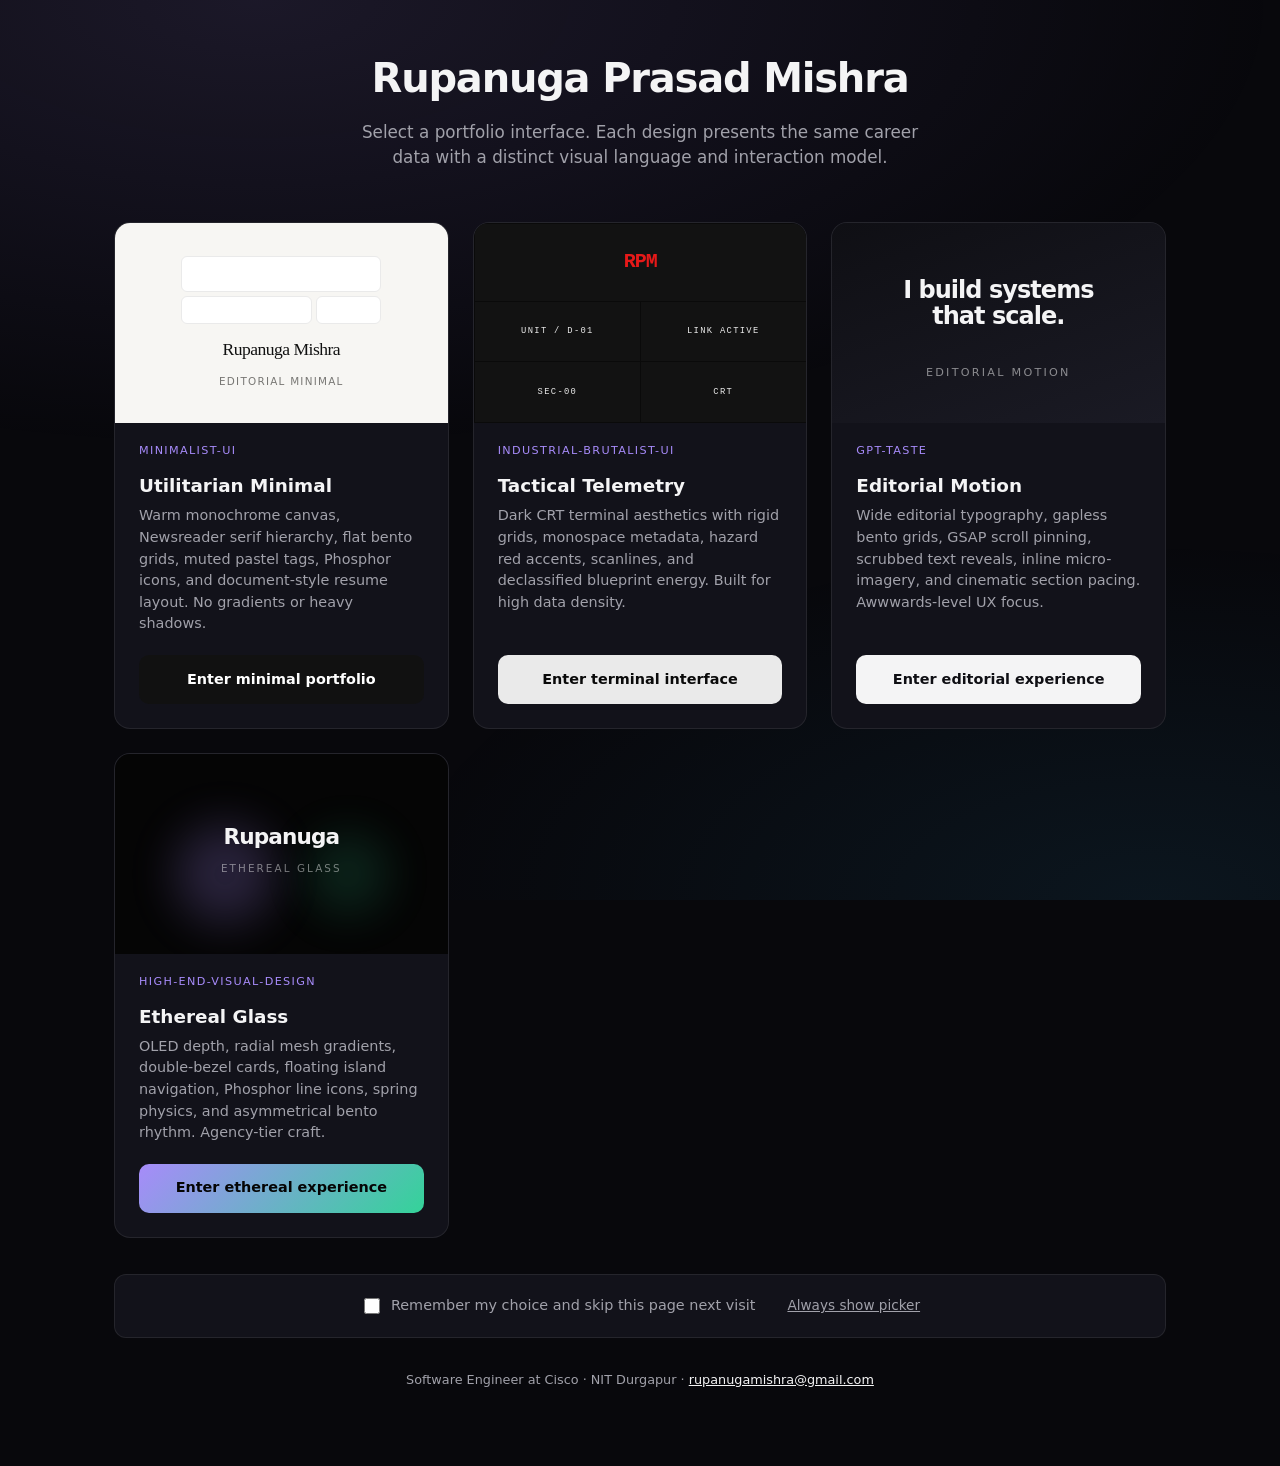
<file: index.html>
<!DOCTYPE html>
<html lang="en">
<head>
    <meta charset="UTF-8">
    <meta name="viewport" content="width=device-width, initial-scale=1.0">
    <meta name="description" content="Choose your portfolio experience — Utilitarian minimal, Industrial terminal, Editorial motion, or Ethereal glass.">
    <title>Rupanuga Prasad Mishra — Choose Design</title>
    <link rel="stylesheet" href="picker.css">
</head>
<body>
    <div class="picker-shell">
        <header class="picker-header">
            <h1>Rupanuga Prasad Mishra</h1>
            <p>Select a portfolio interface. Each design presents the same career data with a distinct visual language and interaction model.</p>
        </header>

        <div class="design-grid">
            <article class="design-card" data-design="minimalist" tabindex="0">
                <div class="design-preview design-preview--minimalist" aria-hidden="true">
                    <div class="minimalist-bento">
                        <span class="minimalist-cell minimalist-cell--wide"></span>
                        <span class="minimalist-cell"></span>
                        <span class="minimalist-cell"></span>
                    </div>
                    <p class="minimalist-title">Rupanuga Mishra</p>
                    <p class="minimalist-sub">Editorial minimal</p>
                </div>
                <div class="design-body">
                    <span class="design-tag">minimalist-ui</span>
                    <h2>Utilitarian Minimal</h2>
                    <p>Warm monochrome canvas, Newsreader serif hierarchy, flat bento grids, muted pastel tags, Phosphor icons, and document-style resume layout. No gradients or heavy shadows.</p>
                    <a href="minimalist/" class="design-enter design-enter--minimalist">Enter minimal portfolio</a>
                </div>
            </article>

            <article class="design-card" data-design="industrial" tabindex="0">
                <div class="design-preview design-preview--industrial" aria-hidden="true">
                    <span class="red">RPM</span>
                    <span>UNIT / D-01</span>
                    <span>LINK ACTIVE</span>
                    <span>SEC-00</span>
                    <span>CRT</span>
                </div>
                <div class="design-body">
                    <span class="design-tag">industrial-brutalist-ui</span>
                    <h2>Tactical Telemetry</h2>
                    <p>Dark CRT terminal aesthetics with rigid grids, monospace metadata, hazard red accents, scanlines, and declassified blueprint energy. Built for high data density.</p>
                    <a href="industrial/" class="design-enter design-enter--industrial">Enter terminal interface</a>
                </div>
            </article>

            <article class="design-card" data-design="editorial" tabindex="0">
                <div class="design-preview design-preview--editorial" aria-hidden="true">
                    <p class="editorial-title">I build systems that scale.</p>
                    <p class="editorial-sub">Editorial motion</p>
                </div>
                <div class="design-body">
                    <span class="design-tag">gpt-taste</span>
                    <h2>Editorial Motion</h2>
                    <p>Wide editorial typography, gapless bento grids, GSAP scroll pinning, scrubbed text reveals, inline micro-imagery, and cinematic section pacing. Awwwards-level UX focus.</p>
                    <a href="editorial/" class="design-enter design-enter--editorial">Enter editorial experience</a>
                </div>
            </article>

            <article class="design-card" data-design="ethereal" tabindex="0">
                <div class="design-preview design-preview--ethereal" aria-hidden="true">
                    <span class="ethereal-orb ethereal-orb--violet"></span>
                    <span class="ethereal-orb ethereal-orb--emerald"></span>
                    <p class="ethereal-name">Rupanuga</p>
                    <p class="ethereal-sub">Ethereal glass</p>
                </div>
                <div class="design-body">
                    <span class="design-tag">high-end-visual-design</span>
                    <h2>Ethereal Glass</h2>
                    <p>OLED depth, radial mesh gradients, double-bezel cards, floating island navigation, Phosphor line icons, spring physics, and asymmetrical bento rhythm. Agency-tier craft.</p>
                    <a href="ethereal/" class="design-enter design-enter--ethereal">Enter ethereal experience</a>
                </div>
            </article>
        </div>

        <div class="picker-options">
            <label for="remember-design">
                <input type="checkbox" id="remember-design" name="remember-design">
                Remember my choice and skip this page next visit
            </label>
            <a href="?picker=1&amp;choose=1" style="color: var(--muted); font-size: 0.85rem;">Always show picker</a>
        </div>

        <footer class="picker-footer">
            <p>Software Engineer at Cisco · NIT Durgapur · <a href="mailto:rupanugamishra@gmail.com">rupanugamishra@gmail.com</a></p>
        </footer>
    </div>

    <script src="picker.js"></script>
</body>
</html>
</file>
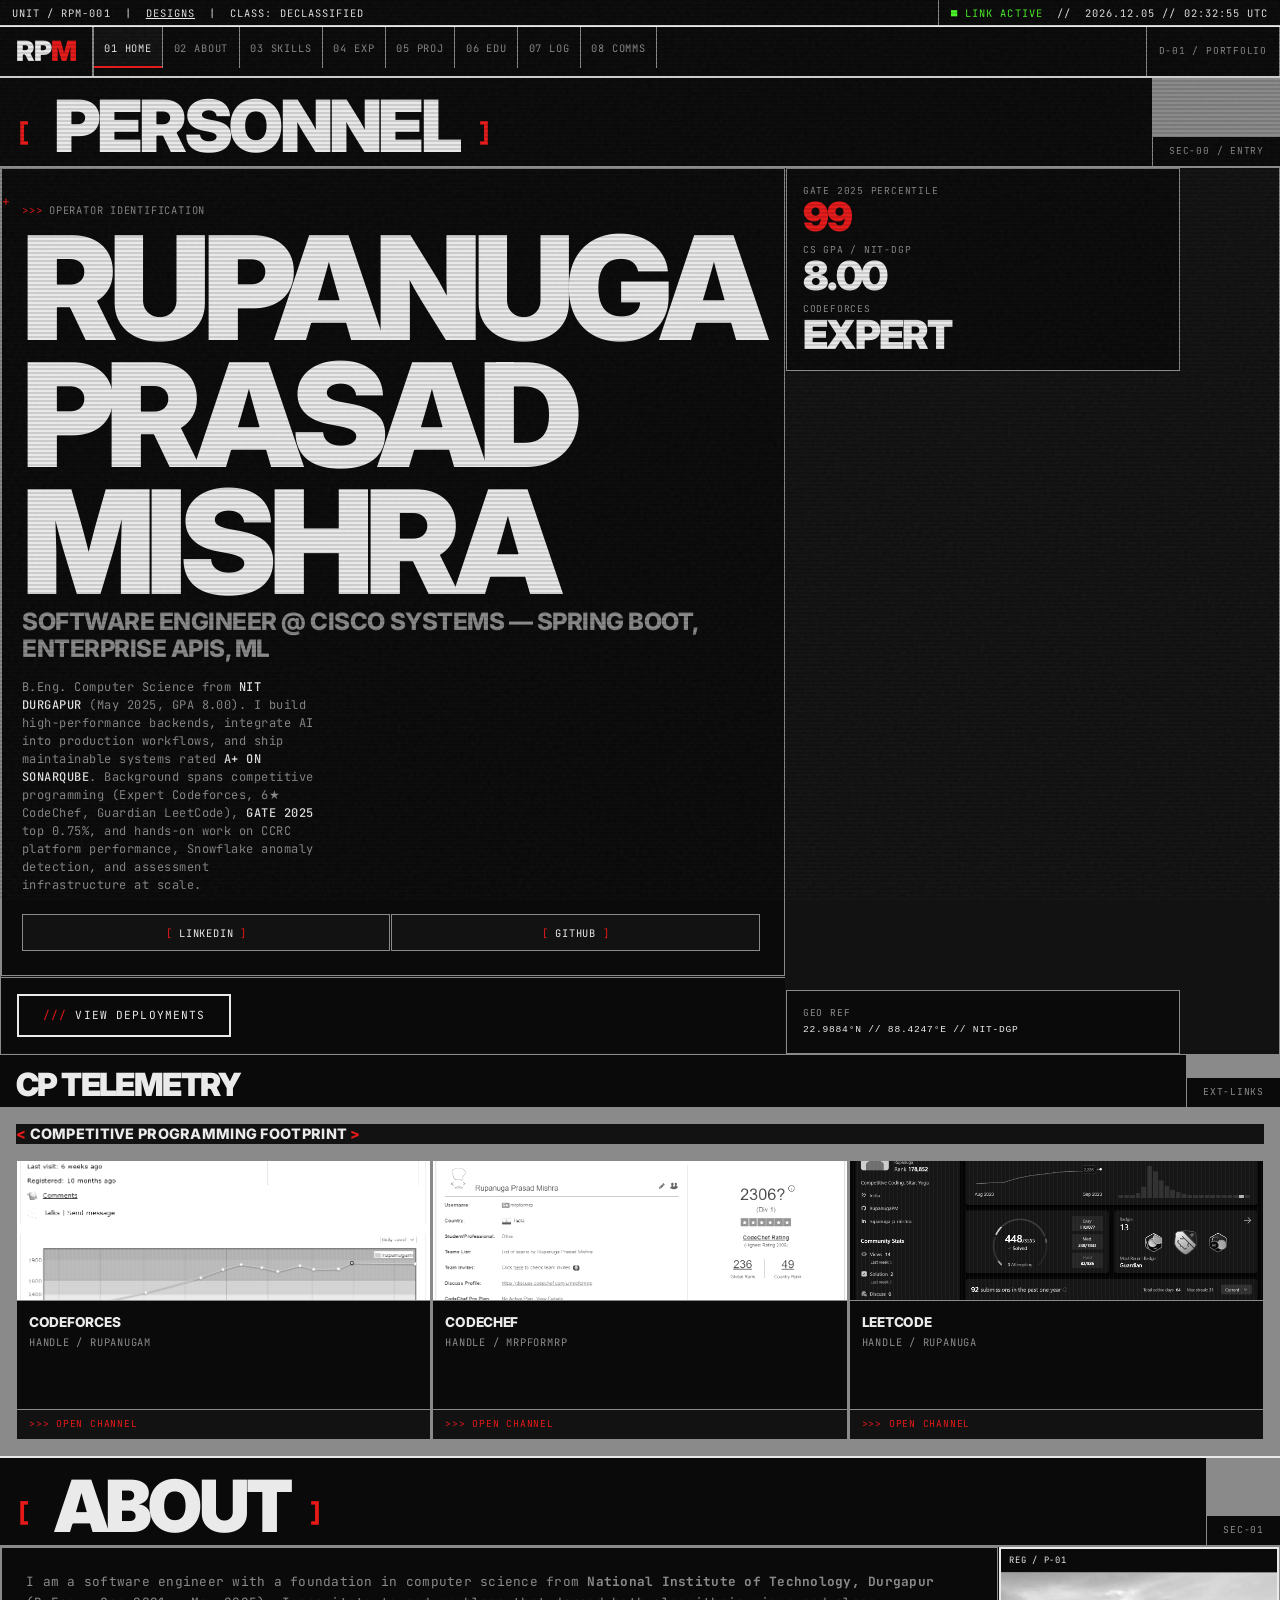
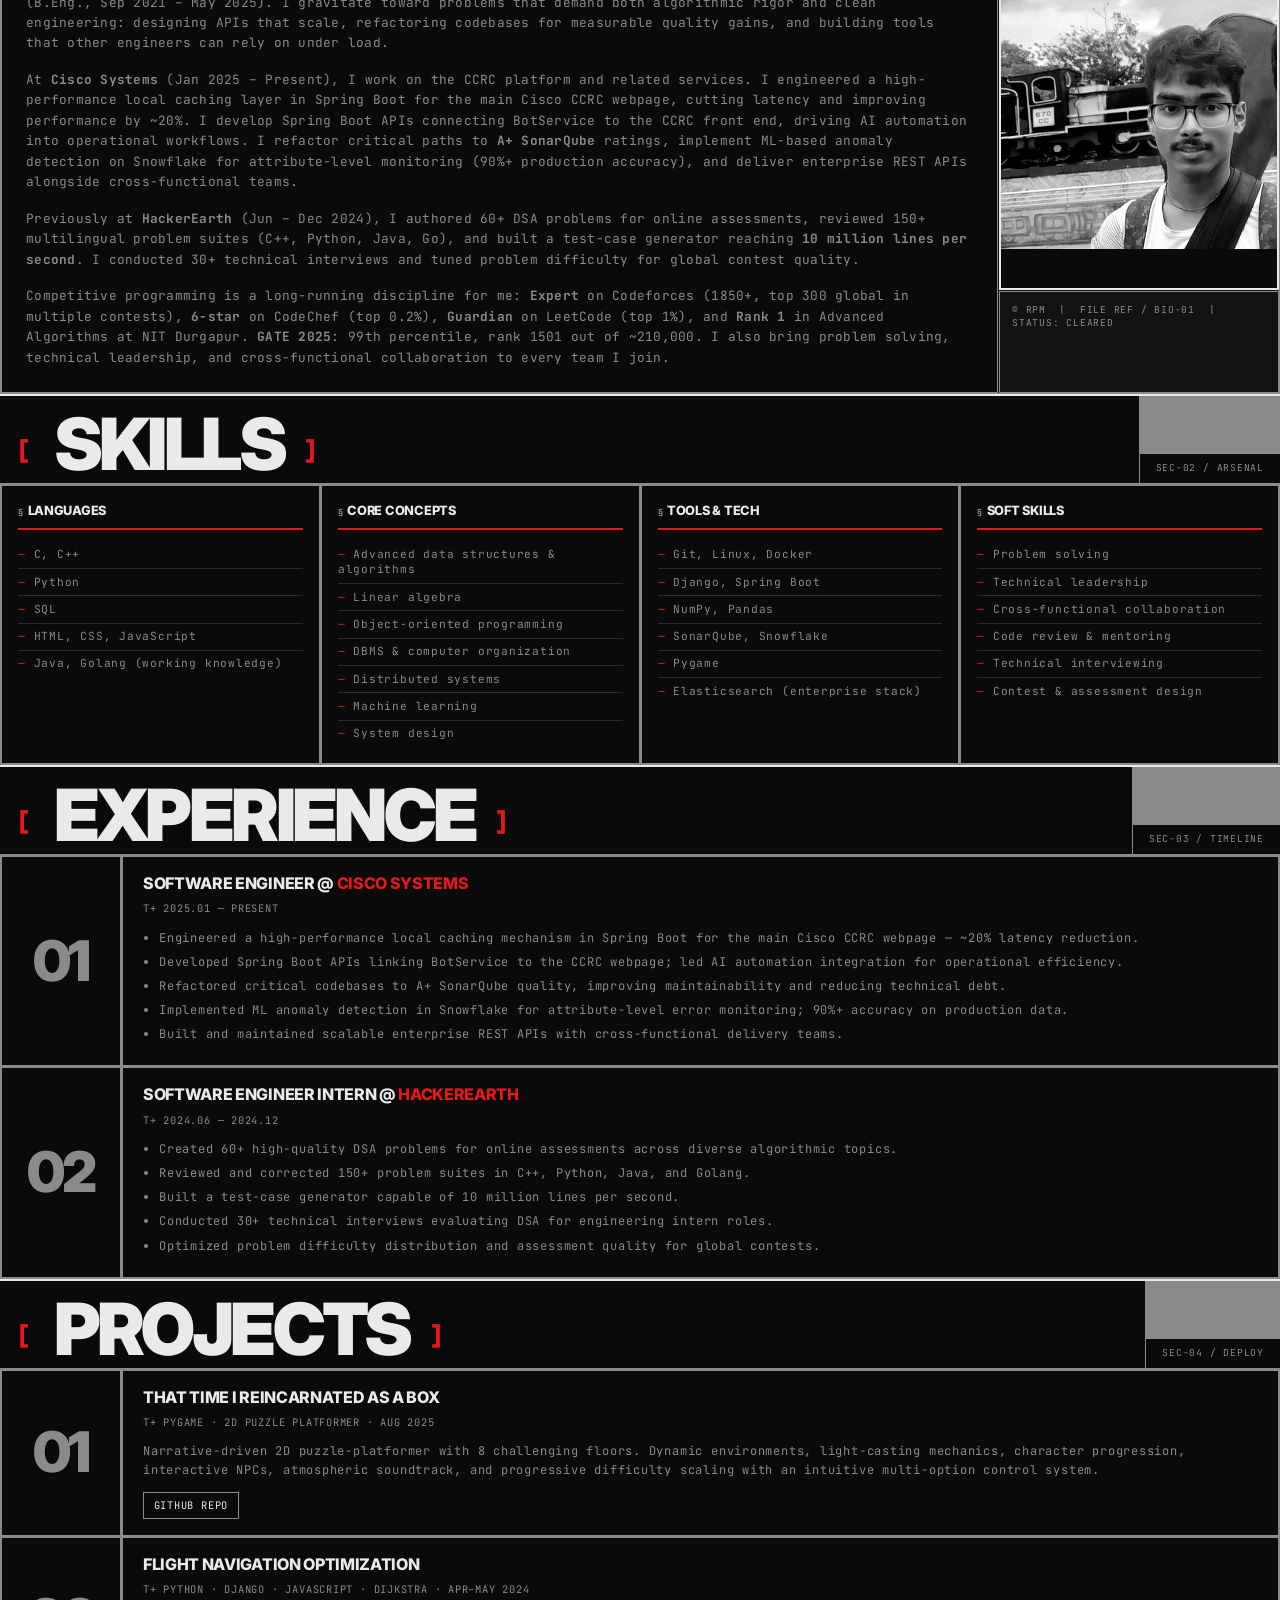
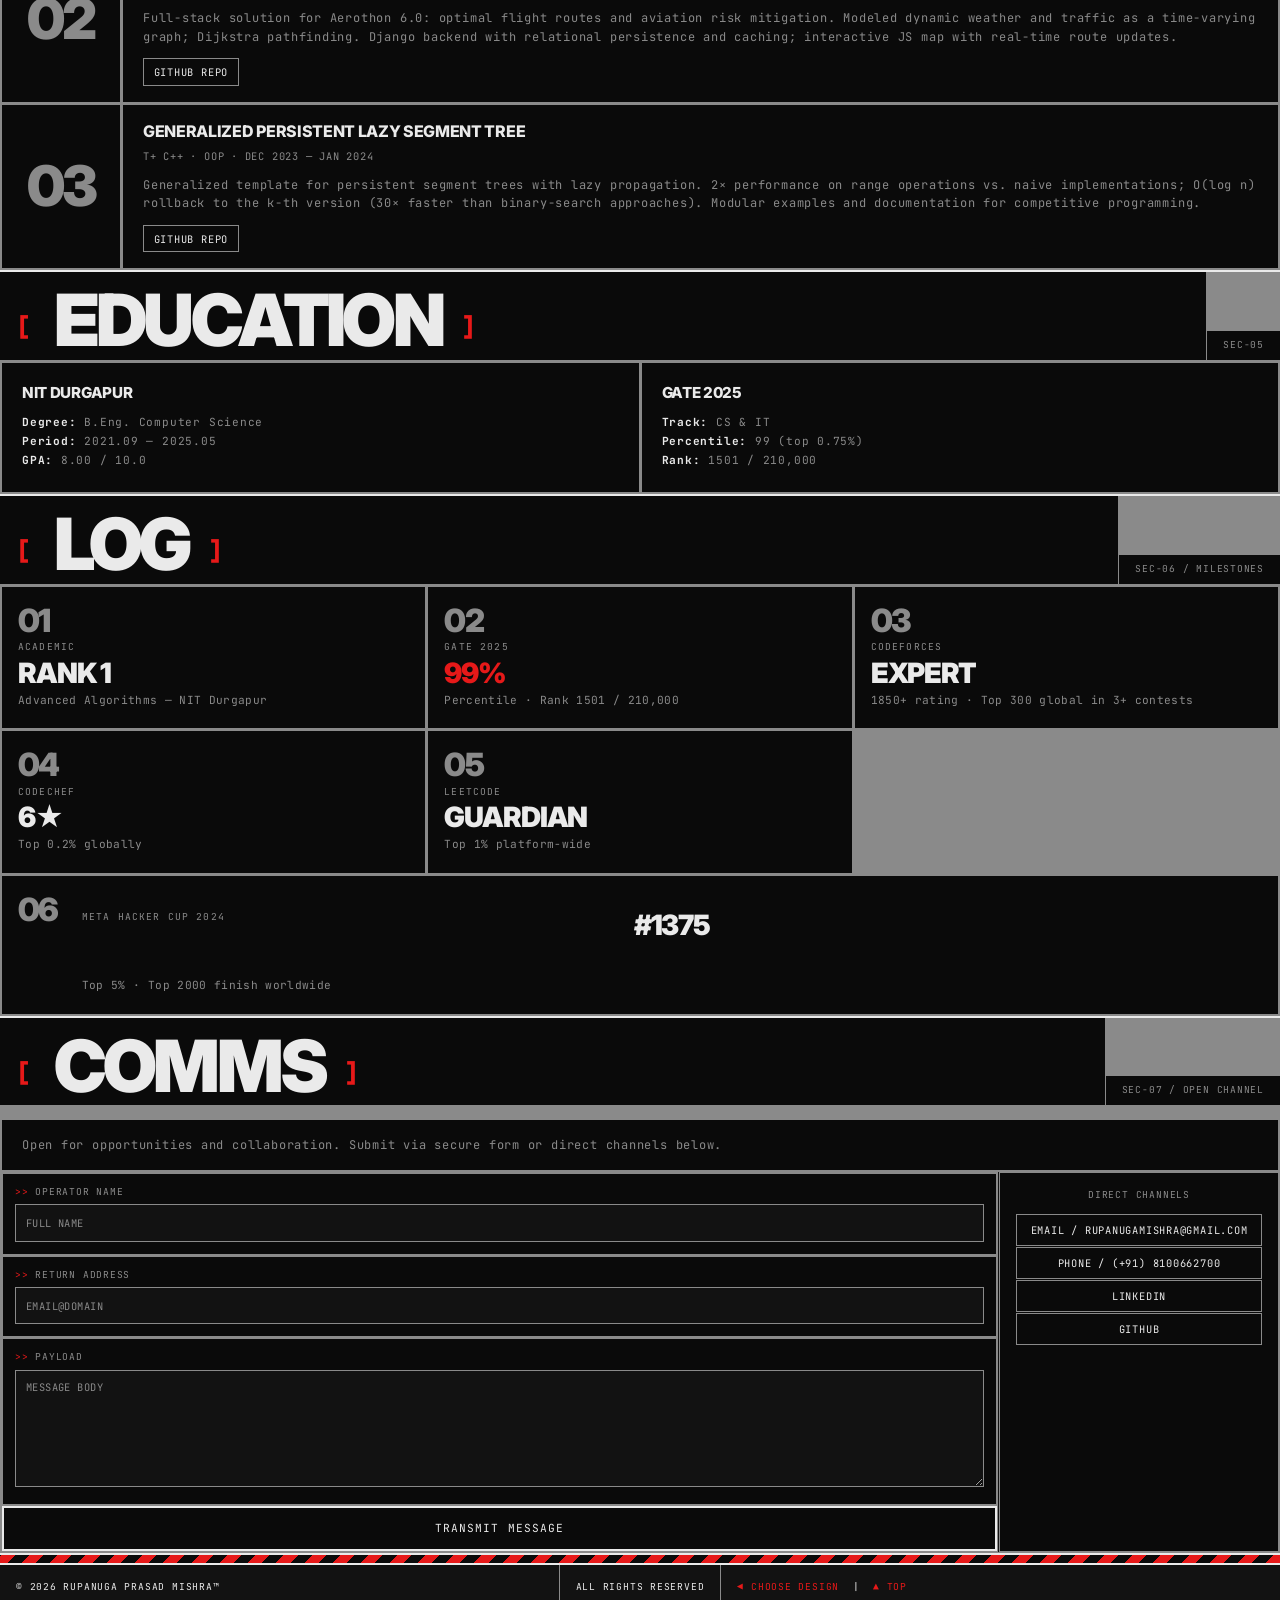
<file: industrial/index.html>
<!DOCTYPE html>
<html lang="en">
<head>
    <meta charset="UTF-8">
    <meta name="viewport" content="width=device-width, initial-scale=1.0">
    <meta name="description" content="Rupanuga Prasad Mishra — Software Engineer at Cisco. Spring Boot, ML, DSA. GATE 99th percentile. Expert Codeforces.">
    <title>RUPANUGA PRASAD MISHRA — PERSONNEL FILE</title>
    <link rel="stylesheet" href="styles.css">
</head>
<body>
    <div class="shell">
        <header class="telemetry-bar" aria-label="System telemetry">
            <div>UNIT / RPM-001 &nbsp;|&nbsp; <a href="../" style="color:inherit">DESIGNS</a> &nbsp;|&nbsp; CLASS: DECLASSIFIED</div>
            <div><span class="status-live">LINK ACTIVE</span> &nbsp;//&nbsp; <time id="sys-clock">0000.00.00 // 00:00:00 UTC</time></div>
        </header>

        <nav id="navbar" aria-label="Primary navigation">
            <div class="nav-grid">
                <a href="#hero" class="nav-logo" aria-label="Home">RP<span>M</span></a>
                <div class="nav-links-wrap" id="nav-links-wrap">
                    <ul class="nav-links" id="nav-links">
                        <li><a href="#hero" class="active">01 HOME</a></li>
                        <li><a href="#about">02 ABOUT</a></li>
                        <li><a href="#skills">03 SKILLS</a></li>
                        <li><a href="#experience">04 EXP</a></li>
                        <li><a href="#projects">05 PROJ</a></li>
                        <li><a href="#education">06 EDU</a></li>
                        <li><a href="#achievements">07 LOG</a></li>
                        <li><a href="#contact">08 COMMS</a></li>
                    </ul>
                </div>
                <div class="nav-meta">D-01 / PORTFOLIO</div>
                <button type="button" class="menu-toggle" id="mobile-menu" aria-expanded="false" aria-controls="nav-links-wrap">[ MENU ]</button>
            </div>
        </nav>

        <main>
            <section id="hero">
                <div class="section-header">
                    <h1 class="section-title"><span class="bracket">[ </span>PERSONNEL<span class="bracket"> ]</span></h1>
                    <div class="section-id">SEC-00 / ENTRY</div>
                </div>
                <div class="panel">
                    <div class="hero-grid">
                        <div class="hero-main">
                            <article class="hero-readout crosshair-deco">
                                <p class="unit-label">OPERATOR IDENTIFICATION</p>
                                <h2 class="hero-name">Rupanuga Prasad Mishra</h2>
                                <p class="hero-role">Software Engineer @ Cisco Systems — Spring Boot, enterprise APIs, ML</p>
                                <p class="hero-bio">
                                    B.Eng. Computer Science from <strong>NIT Durgapur</strong> (May 2025, GPA 8.00). I build high-performance backends, integrate AI into production workflows, and ship maintainable systems rated <strong>A+ on SonarQube</strong>. Background spans competitive programming (Expert Codeforces, 6★ CodeChef, Guardian LeetCode), <strong>GATE 2025</strong> top 0.75%, and hands-on work on CCRC platform performance, Snowflake anomaly detection, and assessment infrastructure at scale.
                                </p>
                                <div class="hero-links">
                                    <a href="https://www.linkedin.com/in/rupanugamishra/" target="_blank" rel="noopener noreferrer">LINKEDIN</a>
                                    <a href="https://github.com/RupanugaPM" target="_blank" rel="noopener noreferrer">GITHUB</a>
                                </div>
                            </article>
                            <div class="cta-row">
                                <a href="#projects" class="cta-button">VIEW DEPLOYMENTS</a>
                            </div>
                        </div>
                        <aside class="hero-index">
                            <div class="hero-stat-block">
                                <dl>
                                    <div>
                                        <dt>GATE 2025 PERCENTILE</dt>
                                        <dd class="accent">99</dd>
                                    </div>
                                    <div>
                                        <dt>CS GPA / NIT-DGP</dt>
                                        <dd>8.00</dd>
                                    </div>
                                    <div>
                                        <dt>CODEFORCES</dt>
                                        <dd>EXPERT</dd>
                                    </div>
                                </dl>
                            </div>
                            <div class="hero-coords">
                                <span>GEO REF</span>
                                <samp id="hero-coords">—</samp>
                            </div>
                        </aside>
                    </div>
                </div>

                <hr class="rule">

                <div class="section-header">
                    <h2 class="section-title" style="font-size: clamp(1.25rem, 3vw, 2rem);">CP TELEMETRY</h2>
                    <div class="section-id">EXT-LINKS</div>
                </div>
                <div class="panel cp-panel">
                    <h3>COMPETITIVE PROGRAMMING FOOTPRINT</h3>
                    <div class="cp-grid">
                        <a href="https://codeforces.com/profile/rupanugam" target="_blank" rel="noopener noreferrer" class="cp-card">
                            <div class="cp-card-image">
                                <img src="../cf-logo.png" alt="Codeforces profile" width="280" height="140">
                            </div>
                            <div class="cp-card-body">
                                <span class="cp-platform">CODEFORCES</span>
                                <span class="cp-handle">HANDLE / rupanugam</span>
                            </div>
                            <span class="cp-card-footer">>>> OPEN CHANNEL</span>
                        </a>
                        <a href="https://www.codechef.com/users/mrpformrp" target="_blank" rel="noopener noreferrer" class="cp-card">
                            <div class="cp-card-image">
                                <img src="../cc-logo.png" alt="CodeChef profile" width="280" height="140">
                            </div>
                            <div class="cp-card-body">
                                <span class="cp-platform">CODECHEF</span>
                                <span class="cp-handle">HANDLE / mrpformrp</span>
                            </div>
                            <span class="cp-card-footer">>>> OPEN CHANNEL</span>
                        </a>
                        <a href="https://leetcode.com/Rupanuga/" target="_blank" rel="noopener noreferrer" class="cp-card">
                            <div class="cp-card-image">
                                <img src="../lc-logo.png" alt="LeetCode profile" width="280" height="140">
                            </div>
                            <div class="cp-card-body">
                                <span class="cp-platform">LEETCODE</span>
                                <span class="cp-handle">HANDLE / Rupanuga</span>
                            </div>
                            <span class="cp-card-footer">>>> OPEN CHANNEL</span>
                        </a>
                    </div>
                </div>
            </section>

            <section id="about">
                <div class="section-header">
                    <h2 class="section-title"><span class="bracket">[ </span>ABOUT<span class="bracket"> ]</span></h2>
                    <div class="section-id">SEC-01</div>
                </div>
                <div class="panel">
                    <div class="about-grid">
                        <div class="about-text">
                            <p>I am a software engineer with a foundation in computer science from <strong>National Institute of Technology, Durgapur</strong> (B.Eng., Sep 2021 – May 2025). I gravitate toward problems that demand both algorithmic rigor and clean engineering: designing APIs that scale, refactoring codebases for measurable quality gains, and building tools that other engineers can rely on under load.</p>
                            <p>At <strong>Cisco Systems</strong> (Jan 2025 – Present), I work on the CCRC platform and related services. I engineered a high-performance local caching layer in Spring Boot for the main Cisco CCRC webpage, cutting latency and improving performance by ~20%. I develop Spring Boot APIs connecting BotService to the CCRC front end, driving AI automation into operational workflows. I refactor critical paths to <strong>A+ SonarQube</strong> ratings, implement ML-based anomaly detection on Snowflake for attribute-level monitoring (90%+ production accuracy), and deliver enterprise REST APIs alongside cross-functional teams.</p>
                            <p>Previously at <strong>HackerEarth</strong> (Jun – Dec 2024), I authored 60+ DSA problems for online assessments, reviewed 150+ multilingual problem suites (C++, Python, Java, Go), and built a test-case generator reaching <strong>10 million lines per second</strong>. I conducted 30+ technical interviews and tuned problem difficulty for global contest quality.</p>
                            <p>Competitive programming is a long-running discipline for me: <strong>Expert</strong> on Codeforces (1850+, top 300 global in multiple contests), <strong>6-star</strong> on CodeChef (top 0.2%), <strong>Guardian</strong> on LeetCode (top 1%), and <strong>Rank 1</strong> in Advanced Algorithms at NIT Durgapur. <strong>GATE 2025</strong>: 99th percentile, rank 1501 out of ~210,000. I also bring problem solving, technical leadership, and cross-functional collaboration to every team I join.</p>
                        </div>
                        <div class="about-image-cell">
                            <div class="about-image-wrap">
                                <img src="../profile.jpg" alt="Rupanuga Prasad Mishra" width="280" height="320" decoding="async">
                            </div>
                            <div class="about-meta">© RPM &nbsp;|&nbsp; FILE REF / BIO-01 &nbsp;|&nbsp; STATUS: CLEARED</div>
                        </div>
                    </div>
                </div>
            </section>

            <section id="skills">
                <div class="section-header">
                    <h2 class="section-title"><span class="bracket">[ </span>SKILLS<span class="bracket"> ]</span></h2>
                    <div class="section-id">SEC-02 / ARSENAL</div>
                </div>
                <div class="panel">
                    <div class="skills-grid">
                        <div class="skill-cell">
                            <h3>LANGUAGES</h3>
                            <ul>
                                <li>C, C++</li>
                                <li>Python</li>
                                <li>SQL</li>
                                <li>HTML, CSS, JavaScript</li>
                                <li>Java, Golang (working knowledge)</li>
                            </ul>
                        </div>
                        <div class="skill-cell">
                            <h3>CORE CONCEPTS</h3>
                            <ul>
                                <li>Advanced data structures &amp; algorithms</li>
                                <li>Linear algebra</li>
                                <li>Object-oriented programming</li>
                                <li>DBMS &amp; computer organization</li>
                                <li>Distributed systems</li>
                                <li>Machine learning</li>
                                <li>System design</li>
                            </ul>
                        </div>
                        <div class="skill-cell">
                            <h3>TOOLS &amp; TECH</h3>
                            <ul>
                                <li>Git, Linux, Docker</li>
                                <li>Django, Spring Boot</li>
                                <li>NumPy, Pandas</li>
                                <li>SonarQube, Snowflake</li>
                                <li>Pygame</li>
                                <li>Elasticsearch (enterprise stack)</li>
                            </ul>
                        </div>
                        <div class="skill-cell">
                            <h3>SOFT SKILLS</h3>
                            <ul>
                                <li>Problem solving</li>
                                <li>Technical leadership</li>
                                <li>Cross-functional collaboration</li>
                                <li>Code review &amp; mentoring</li>
                                <li>Technical interviewing</li>
                                <li>Contest &amp; assessment design</li>
                            </ul>
                        </div>
                    </div>
                </div>
            </section>

            <section id="experience">
                <div class="section-header">
                    <h2 class="section-title"><span class="bracket">[ </span>EXPERIENCE<span class="bracket"> ]</span></h2>
                    <div class="section-id">SEC-03 / TIMELINE</div>
                </div>
                <div class="panel">
                    <div class="data-list">
                        <article class="data-row">
                            <div class="data-row-index">01</div>
                            <div class="data-row-body">
                                <h3>SOFTWARE ENGINEER @ <span class="org">CISCO SYSTEMS</span></h3>
                                <p class="meta">2025.01 — PRESENT</p>
                                <ul>
                                    <li>Engineered a high-performance local caching mechanism in Spring Boot for the main Cisco CCRC webpage — ~20% latency reduction.</li>
                                    <li>Developed Spring Boot APIs linking BotService to the CCRC webpage; led AI automation integration for operational efficiency.</li>
                                    <li>Refactored critical codebases to A+ SonarQube quality, improving maintainability and reducing technical debt.</li>
                                    <li>Implemented ML anomaly detection in Snowflake for attribute-level error monitoring; 90%+ accuracy on production data.</li>
                                    <li>Built and maintained scalable enterprise REST APIs with cross-functional delivery teams.</li>
                                </ul>
                            </div>
                        </article>
                        <article class="data-row">
                            <div class="data-row-index">02</div>
                            <div class="data-row-body">
                                <h3>SOFTWARE ENGINEER INTERN @ <span class="org">HACKEREARTH</span></h3>
                                <p class="meta">2024.06 — 2024.12</p>
                                <ul>
                                    <li>Created 60+ high-quality DSA problems for online assessments across diverse algorithmic topics.</li>
                                    <li>Reviewed and corrected 150+ problem suites in C++, Python, Java, and Golang.</li>
                                    <li>Built a test-case generator capable of 10 million lines per second.</li>
                                    <li>Conducted 30+ technical interviews evaluating DSA for engineering intern roles.</li>
                                    <li>Optimized problem difficulty distribution and assessment quality for global contests.</li>
                                </ul>
                            </div>
                        </article>
                    </div>
                </div>
            </section>

            <section id="projects">
                <div class="section-header">
                    <h2 class="section-title"><span class="bracket">[ </span>PROJECTS<span class="bracket"> ]</span></h2>
                    <div class="section-id">SEC-04 / DEPLOY</div>
                </div>
                <div class="panel">
                    <div class="data-list">
                        <article class="data-row">
                            <div class="data-row-index">01</div>
                            <div class="data-row-body">
                                <h3>THAT TIME I REINCARNATED AS A BOX</h3>
                                <p class="meta">PYGAME · 2D PUZZLE PLATFORMER · AUG 2025</p>
                                <p>Narrative-driven 2D puzzle-platformer with 8 challenging floors. Dynamic environments, light-casting mechanics, character progression, interactive NPCs, atmospheric soundtrack, and progressive difficulty scaling with an intuitive multi-option control system.</p>
                                <div class="project-links">
                                    <a href="https://github.com/RupanugaPM/thatTimeIReincarnatedAsABox" target="_blank" rel="noopener noreferrer">GITHUB REPO</a>
                                </div>
                            </div>
                        </article>
                        <article class="data-row">
                            <div class="data-row-index">02</div>
                            <div class="data-row-body">
                                <h3>FLIGHT NAVIGATION OPTIMIZATION</h3>
                                <p class="meta">PYTHON · DJANGO · JAVASCRIPT · DIJKSTRA · APR–MAY 2024</p>
                                <p>Full-stack solution for Aerothon 6.0: optimal flight routes and aviation risk mitigation. Modeled dynamic weather and traffic as a time-varying graph; Dijkstra pathfinding. Django backend with relational persistence and caching; interactive JS map with real-time route updates.</p>
                                <div class="project-links">
                                    <a href="https://github.com/RupanugaPM/Dijkstra-visualizer-in-a-World-Map" target="_blank" rel="noopener noreferrer">GITHUB REPO</a>
                                </div>
                            </div>
                        </article>
                        <article class="data-row">
                            <div class="data-row-index">03</div>
                            <div class="data-row-body">
                                <h3>GENERALIZED PERSISTENT LAZY SEGMENT TREE</h3>
                                <p class="meta">C++ · OOP · DEC 2023 — JAN 2024</p>
                                <p>Generalized template for persistent segment trees with lazy propagation. 2× performance on range operations vs. naive implementations; O(log n) rollback to the k-th version (30× faster than binary-search approaches). Modular examples and documentation for competitive programming.</p>
                                <div class="project-links">
                                    <a href="https://github.com/RupanugaPM/Generalized-Lazy-Segment-Tree" target="_blank" rel="noopener noreferrer">GITHUB REPO</a>
                                </div>
                            </div>
                        </article>
                    </div>
                </div>
            </section>

            <section id="education">
                <div class="section-header">
                    <h2 class="section-title"><span class="bracket">[ </span>EDUCATION<span class="bracket"> ]</span></h2>
                    <div class="section-id">SEC-05</div>
                </div>
                <div class="panel">
                    <div class="edu-grid">
                        <article class="edu-cell">
                            <h3>NIT DURGAPUR</h3>
                            <p><strong>Degree:</strong> B.Eng. Computer Science</p>
                            <p><strong>Period:</strong> 2021.09 — 2025.05</p>
                            <data value="8.00"><strong>GPA:</strong> 8.00 / 10.0</data>
                        </article>
                        <article class="edu-cell">
                            <h3>GATE 2025</h3>
                            <p><strong>Track:</strong> CS &amp; IT</p>
                            <p><strong>Percentile:</strong> 99 (top 0.75%)</p>
                            <p><strong>Rank:</strong> 1501 / 210,000</p>
                        </article>
                    </div>
                </div>
            </section>

            <section id="achievements">
                <div class="section-header">
                    <h2 class="section-title"><span class="bracket">[ </span>LOG<span class="bracket"> ]</span></h2>
                    <div class="section-id">SEC-06 / MILESTONES</div>
                </div>
                <div class="panel">
                    <div class="achieve-grid">
                        <article class="achieve-cell">
                            <p class="achieve-index">01</p>
                            <p class="achieve-tag">ACADEMIC</p>
                            <p class="achieve-value">RANK 1</p>
                            <p class="achieve-desc">Advanced Algorithms — NIT Durgapur</p>
                        </article>
                        <article class="achieve-cell">
                            <p class="achieve-index">02</p>
                            <p class="achieve-tag">GATE 2025</p>
                            <p class="achieve-value accent">99%</p>
                            <p class="achieve-desc">Percentile · Rank 1501 / 210,000</p>
                        </article>
                        <article class="achieve-cell">
                            <p class="achieve-index">03</p>
                            <p class="achieve-tag">CODEFORCES</p>
                            <p class="achieve-value">EXPERT</p>
                            <p class="achieve-desc">1850+ rating · Top 300 global in 3+ contests</p>
                        </article>
                        <article class="achieve-cell">
                            <p class="achieve-index">04</p>
                            <p class="achieve-tag">CODECHEF</p>
                            <p class="achieve-value">6★</p>
                            <p class="achieve-desc">Top 0.2% globally</p>
                        </article>
                        <article class="achieve-cell">
                            <p class="achieve-index">05</p>
                            <p class="achieve-tag">LEETCODE</p>
                            <p class="achieve-value">GUARDIAN</p>
                            <p class="achieve-desc">Top 1% platform-wide</p>
                        </article>
                        <article class="achieve-cell achieve-cell--wide">
                            <p class="achieve-index">06</p>
                            <p class="achieve-tag">META HACKER CUP 2024</p>
                            <p class="achieve-value">#1375</p>
                            <p class="achieve-desc">Top 5% · Top 2000 finish worldwide</p>
                        </article>
                    </div>
                </div>
            </section>

            <section id="contact">
                <div class="section-header">
                    <h2 class="section-title"><span class="bracket">[ </span>COMMS<span class="bracket"> ]</span></h2>
                    <div class="section-id">SEC-07 / OPEN CHANNEL</div>
                </div>
                <div class="panel">
                    <p class="contact-intro">Open for opportunities and collaboration. Submit via secure form or direct channels below.</p>
                    <div class="contact-grid">
                        <form action="https://formspree.io/f/YOUR_FORMSPREE_ID" method="POST">
                            <div>
                                <label for="name">OPERATOR NAME</label>
                                <input type="text" id="name" name="name" required placeholder="FULL NAME" autocomplete="name">
                            </div>
                            <div>
                                <label for="email">RETURN ADDRESS</label>
                                <input type="email" id="email" name="email" required placeholder="EMAIL@DOMAIN" autocomplete="email">
                            </div>
                            <div>
                                <label for="message">PAYLOAD</label>
                                <textarea id="message" name="message" rows="6" required placeholder="MESSAGE BODY"></textarea>
                            </div>
                            <button type="submit">TRANSMIT MESSAGE</button>
                        </form>
                        <aside class="contact-aside">
                            <div class="contact-channel">
                                <p>DIRECT CHANNELS</p>
                                <a href="mailto:rupanugamishra@gmail.com">EMAIL / rupanugamishra@gmail.com</a>
                                <a href="tel:+918100662700">PHONE / (+91) 8100662700</a>
                                <a href="https://www.linkedin.com/in/rupanugamishra/" target="_blank" rel="noopener noreferrer">LINKEDIN</a>
                                <a href="https://github.com/RupanugaPM" target="_blank" rel="noopener noreferrer">GITHUB</a>
                            </div>
                        </aside>
                    </div>
                </div>
            </section>
        </main>

        <div class="warning-stripe" aria-hidden="true"></div>
        <footer>
            <div class="footer-grid">
                <div>© <span id="currentYear"></span> RUPANUGA PRASAD MISHRA™</div>
                <div>ALL RIGHTS RESERVED</div>
                <div><a href="../">◀ CHOOSE DESIGN</a> &nbsp;|&nbsp; <a href="#hero">▲ TOP</a></div>
            </div>
        </footer>
    </div>

    <script src="scripts.js"></script>
</body>
</html>
</file>
<file: picker.css>
:root {
  --bg: #08080c;
  --surface: #12121a;
  --border: rgba(255, 255, 255, 0.08);
  --text: #f4f4f5;
  --muted: #a1a1aa;
  --accent: #a78bfa;
}

*,
*::before,
*::after {
  box-sizing: border-box;
}

body {
  margin: 0;
  min-height: 100vh;
  font-family: system-ui, -apple-system, 'Segoe UI', sans-serif;
  background: var(--bg);
  color: var(--text);
  line-height: 1.5;
}

body::before {
  content: '';
  position: fixed;
  inset: 0;
  background:
    radial-gradient(ellipse 80% 50% at 20% 0%, rgba(167, 139, 250, 0.12), transparent),
    radial-gradient(ellipse 60% 40% at 90% 100%, rgba(56, 189, 248, 0.08), transparent);
  pointer-events: none;
}

.picker-shell {
  position: relative;
  z-index: 1;
  max-width: 1100px;
  margin: 0 auto;
  padding: 3rem 1.5rem 4rem;
}

.picker-header {
  text-align: center;
  margin-bottom: 3rem;
}

.picker-header h1 {
  font-size: clamp(1.75rem, 4vw, 2.5rem);
  font-weight: 600;
  letter-spacing: -0.03em;
  margin: 0 0 0.75rem;
}

.picker-header p {
  margin: 0;
  color: var(--muted);
  max-width: 36rem;
  margin-inline: auto;
  font-size: 1.05rem;
}

.design-grid {
  display: grid;
  grid-template-columns: repeat(auto-fit, minmax(300px, 1fr));
  gap: 1.5rem;
  margin-bottom: 2rem;
  padding-block: 0.25rem;
}

.design-card {
  display: flex;
  flex-direction: column;
  background: var(--surface);
  border: 1px solid var(--border);
  border-radius: 16px;
  overflow: hidden;
  isolation: isolate;
  transition: border-color 0.25s ease, box-shadow 0.25s ease;
}

.design-card:hover,
.design-card:focus-within {
  border-color: rgba(167, 139, 250, 0.4);
  box-shadow: 0 16px 40px rgba(0, 0, 0, 0.35);
}

.design-card.selected {
  border-color: var(--accent);
  box-shadow: 0 0 0 1px var(--accent);
}

.design-preview {
  height: 200px;
  position: relative;
  overflow: hidden;
  contain: paint;
  flex-shrink: 0;
}

.design-preview--minimalist {
  background: #f7f6f3;
  display: flex;
  flex-direction: column;
  align-items: center;
  justify-content: center;
  padding: 1.25rem;
  gap: 0.75rem;
}

.minimalist-bento {
  display: grid;
  grid-template-columns: 2fr 1fr;
  gap: 4px;
  width: 100%;
  max-width: 200px;
}

.minimalist-cell {
  background: #ffffff;
  border: 1px solid #eaeaea;
  border-radius: 6px;
  min-height: 28px;
}

.minimalist-cell--wide {
  grid-column: 1 / -1;
  min-height: 36px;
}

.design-preview--minimalist .minimalist-title {
  font-family: Georgia, 'Times New Roman', serif;
  font-size: 1.1rem;
  font-weight: 500;
  letter-spacing: -0.03em;
  color: #111111;
  margin: 0;
}

.design-preview--minimalist .minimalist-sub {
  margin: 0;
  font-size: 0.65rem;
  color: #787774;
  letter-spacing: 0.12em;
  text-transform: uppercase;
}

.design-enter--minimalist {
  background: #111111;
  color: #ffffff;
}

.design-preview--industrial {
  background: #0a0a0a;
  display: grid;
  grid-template-columns: 1fr 1fr;
  gap: 1px;
  padding: 1px;
}

.design-preview--industrial span {
  background: #121212;
  font-family: 'Courier New', monospace;
  font-size: 0.55rem;
  letter-spacing: 0.15em;
  color: #eaeaea;
  display: flex;
  align-items: center;
  justify-content: center;
  text-transform: uppercase;
}

.design-preview--industrial .red {
  color: #e61919;
  grid-column: 1 / -1;
  font-size: 1.25rem;
  font-weight: 700;
  letter-spacing: -0.05em;
}

.design-preview--editorial {
  background: linear-gradient(160deg, #0f0f14 0%, #1a1a24 100%);
  display: flex;
  flex-direction: column;
  align-items: center;
  justify-content: center;
  padding: 1.5rem;
}

.design-preview--editorial .editorial-title {
  font-size: 1.5rem;
  font-weight: 700;
  letter-spacing: -0.04em;
  text-align: center;
  line-height: 1.1;
  max-width: 14ch;
}

.design-preview--editorial .editorial-sub {
  margin-top: 0.75rem;
  font-size: 0.7rem;
  color: rgba(255, 255, 255, 0.5);
  letter-spacing: 0.2em;
  text-transform: uppercase;
}

.design-preview--ethereal {
  background: #050505;
  display: flex;
  flex-direction: column;
  align-items: center;
  justify-content: center;
  position: relative;
  overflow: hidden;
}

.ethereal-orb {
  position: absolute;
  border-radius: 50%;
  filter: blur(24px);
  opacity: 0.65;
  pointer-events: none;
}

.ethereal-orb--violet {
  width: 100px;
  height: 100px;
  background: rgba(167, 139, 250, 0.35);
  top: 35%;
  left: 18%;
}

.ethereal-orb--emerald {
  width: 80px;
  height: 80px;
  background: rgba(52, 211, 153, 0.25);
  bottom: 20%;
  right: 18%;
}

.design-preview--ethereal .ethereal-name {
  position: relative;
  z-index: 1;
  font-size: 1.35rem;
  font-weight: 700;
  letter-spacing: -0.04em;
  margin: 0;
}

.design-preview--ethereal .ethereal-sub {
  position: relative;
  z-index: 1;
  margin-top: 0.5rem;
  font-size: 0.65rem;
  color: rgba(255, 255, 255, 0.45);
  letter-spacing: 0.2em;
  text-transform: uppercase;
}

.design-body {
  padding: 1.25rem 1.5rem 1.5rem;
  flex: 1;
  display: flex;
  flex-direction: column;
}

.design-body h2 {
  margin: 0 0 0.35rem;
  font-size: 1.15rem;
  font-weight: 600;
}

.design-tag {
  font-size: 0.7rem;
  text-transform: uppercase;
  letter-spacing: 0.12em;
  color: var(--accent);
  margin-bottom: 0.75rem;
}

.design-body p {
  margin: 0 0 1.25rem;
  font-size: 0.9rem;
  color: var(--muted);
  flex: 1;
}

.design-enter {
  display: block;
  width: 100%;
  padding: 0.85rem 1rem;
  border: none;
  border-radius: 10px;
  font-size: 0.9rem;
  font-weight: 600;
  cursor: pointer;
  text-align: center;
  text-decoration: none;
  transition: opacity 0.15s, transform 0.15s;
}

.design-enter--industrial {
  background: #eaeaea;
  color: #0a0a0a;
}

.design-enter--editorial {
  background: #f4f4f5;
  color: #0f0f14;
}

.design-enter--ethereal {
  background: linear-gradient(135deg, #a78bfa 0%, #34d399 100%);
  color: #050505;
}

.design-enter:hover {
  opacity: 0.92;
  transform: scale(1.01);
}

.picker-options {
  display: flex;
  flex-wrap: wrap;
  align-items: center;
  justify-content: center;
  gap: 1rem 2rem;
  padding: 1.25rem;
  background: var(--surface);
  border: 1px solid var(--border);
  border-radius: 12px;
  margin-bottom: 2rem;
}

.picker-options label {
  display: flex;
  align-items: center;
  gap: 0.5rem;
  font-size: 0.9rem;
  color: var(--muted);
  cursor: pointer;
}

.picker-options input[type='checkbox'] {
  width: 1rem;
  height: 1rem;
  accent-color: var(--accent);
}

.picker-footer {
  text-align: center;
  font-size: 0.8rem;
  color: var(--muted);
}

.picker-footer a {
  color: var(--text);
}

@media (max-width: 640px) {
  .picker-shell {
    padding-top: 2rem;
  }
}
</file>
<file: industrial/styles.css>
/* Industrial Brutalism — Tactical Telemetry / CRT Terminal */

@import url('https://fonts.googleapis.com/css2?family=Archivo+Black&family=Inter:wght@800;900&family=JetBrains+Mono:wght@400;500;700&display=swap');

:root {
  --bg: #0A0A0A;
  --bg-cell: #121212;
  --fg: #EAEAEA;
  --fg-dim: #8A8A8A;
  --accent: #E61919;
  --terminal-green: #4AF626;
  --grid-gap: 1px;
  --border: 1px solid var(--fg-dim);
  --border-heavy: 2px solid var(--fg);
  --macro: 'Inter', 'Archivo Black', system-ui, sans-serif;
  --micro: 'JetBrains Mono', 'Courier New', monospace;
}

html {
  scroll-behavior: smooth;
}

::selection {
  background: var(--accent);
  color: var(--bg);
}

*,
*::before,
*::after {
  box-sizing: border-box;
  border-radius: 0;
}

body {
  margin: 0;
  font-family: var(--micro);
  font-size: 0.8125rem;
  letter-spacing: 0.06em;
  line-height: 1.35;
  text-transform: uppercase;
  color: var(--fg);
  background: var(--bg);
  overflow-x: hidden;
  -webkit-font-smoothing: antialiased;
}

/* CRT scanlines + grain */
body::before {
  content: '';
  position: fixed;
  inset: 0;
  z-index: 9998;
  pointer-events: none;
  background: repeating-linear-gradient(
    0deg,
    transparent,
    transparent 2px,
    rgba(0, 0, 0, 0.12) 2px,
    rgba(0, 0, 0, 0.12) 4px
  );
}

body::after {
  content: '';
  position: fixed;
  inset: 0;
  z-index: 9997;
  pointer-events: none;
  opacity: 0.04;
  background-image: url("data:image/svg+xml,%3Csvg viewBox='0 0 256 256' xmlns='http://www.w3.org/2000/svg'%3E%3Cfilter id='n'%3E%3CfeTurbulence type='fractalNoise' baseFrequency='0.9' numOctaves='4' stitchTiles='stitch'/%3E%3C/filter%3E%3Crect width='100%25' height='100%25' filter='url(%23n)'/%3E%3C/svg%3E");
}

.shell {
  position: relative;
  z-index: 1;
  max-width: 1280px;
  margin: 0 auto;
  padding: 0;
}

/* ——— Telemetry header bar ——— */
.telemetry-bar {
  display: grid;
  grid-template-columns: 1fr auto;
  gap: var(--grid-gap);
  background: var(--fg-dim);
  font-size: 0.65rem;
  letter-spacing: 0.1em;
  border-bottom: var(--border-heavy);
}

.telemetry-bar > * {
  background: var(--bg);
  padding: 0.35rem 0.75rem;
}

.telemetry-bar .status-live {
  color: var(--terminal-green);
}

.telemetry-bar .status-live::before {
  content: '■ ';
}

/* ——— Nav ——— */
nav {
  position: sticky;
  top: 0;
  z-index: 1000;
  background: var(--bg);
  border-bottom: var(--border-heavy);
}

.nav-grid {
  display: grid;
  grid-template-columns: auto 1fr auto auto;
  gap: var(--grid-gap);
  background: var(--fg-dim);
  align-items: stretch;
}

.nav-grid > * {
  background: var(--bg);
}

.nav-logo {
  font-family: var(--macro);
  font-weight: 900;
  font-size: clamp(1.25rem, 3vw, 1.75rem);
  letter-spacing: -0.04em;
  line-height: 0.9;
  color: var(--fg);
  text-decoration: none;
  padding: 0.75rem 1rem;
  display: flex;
  align-items: center;
  border-right: var(--border);
}

.nav-logo span {
  color: var(--accent);
}

.nav-links {
  list-style: none;
  margin: 0;
  padding: 0;
  display: flex;
  flex-wrap: wrap;
  align-items: stretch;
}

.nav-links li a {
  display: block;
  padding: 0.85rem 0.65rem;
  color: var(--fg-dim);
  text-decoration: none;
  font-size: 0.65rem;
  letter-spacing: 0.08em;
  border-right: var(--border);
  transition: color 0.15s, background 0.15s;
}

.nav-links li a:hover,
.nav-links li a.active {
  color: var(--fg);
  background: var(--bg-cell);
}

.nav-links li a.active {
  box-shadow: inset 0 -2px 0 var(--accent);
}

.nav-meta {
  display: flex;
  align-items: center;
  padding: 0 0.75rem;
  font-size: 0.6rem;
  color: var(--fg-dim);
  white-space: nowrap;
}

.menu-toggle {
  display: none;
  background: var(--bg);
  border: none;
  color: var(--fg);
  font-family: var(--micro);
  font-size: 0.75rem;
  letter-spacing: 0.1em;
  padding: 0.75rem 1rem;
  cursor: pointer;
}

.menu-toggle:hover {
  color: var(--accent);
}

/* ——— Sections ——— */
section {
  border-bottom: var(--border-heavy);
}

.section-header {
  display: grid;
  grid-template-columns: 1fr auto;
  gap: var(--grid-gap);
  background: var(--fg-dim);
  border-bottom: var(--border);
}

.section-header > * {
  background: var(--bg);
}

.section-id {
  font-size: 0.6rem;
  color: var(--fg-dim);
  padding: 0.5rem 1rem;
  align-self: end;
}

.section-title {
  font-family: var(--macro);
  font-weight: 900;
  font-size: clamp(2rem, 6vw, 4.5rem);
  line-height: 0.88;
  letter-spacing: -0.05em;
  margin: 0;
  padding: 1rem 1rem 0.5rem;
  text-transform: uppercase;
}

.section-title .bracket {
  color: var(--accent);
  font-family: var(--micro);
  font-size: 0.35em;
  letter-spacing: 0.15em;
  vertical-align: middle;
}

.panel {
  background: var(--fg-dim);
  padding: var(--grid-gap);
}

.panel > * {
  background: var(--bg-cell);
}

/* ——— Hero ——— */
#hero {
  min-height: calc(100vh - 4rem);
}

.hero-grid {
  display: grid;
  grid-template-columns: 1.2fr 0.8fr;
  gap: var(--grid-gap);
}

.hero-main {
  display: grid;
  grid-template-rows: auto 1fr auto;
  gap: var(--grid-gap);
}

.hero-readout {
  padding: 1.5rem;
  border: var(--border);
  background: var(--bg);
}

.hero-readout .unit-label {
  font-size: 0.65rem;
  color: var(--fg-dim);
  margin-bottom: 0.5rem;
}

.hero-readout .unit-label::before {
  content: '>>> ';
  color: var(--accent);
}

.hero-name {
  font-family: var(--macro);
  font-weight: 900;
  font-size: clamp(3rem, 12vw, 9rem);
  line-height: 0.88;
  letter-spacing: -0.06em;
  margin: 0 0 0.25rem;
  text-transform: uppercase;
  color: var(--fg);
}

.hero-role {
  font-family: var(--macro);
  font-weight: 800;
  font-size: clamp(1rem, 2.5vw, 1.5rem);
  letter-spacing: -0.02em;
  line-height: 1.1;
  margin: 0 0 1rem;
  color: var(--fg-dim);
}

.hero-bio {
  font-size: 0.75rem;
  letter-spacing: 0.04em;
  line-height: 1.5;
  text-transform: none;
  color: var(--fg-dim);
  max-width: 42ch;
  margin: 0 0 1.25rem;
}

.hero-bio strong {
  color: var(--fg);
  text-transform: uppercase;
  font-weight: 500;
}

.hero-links {
  display: flex;
  flex-wrap: wrap;
  gap: var(--grid-gap);
}

.hero-links a {
  flex: 1;
  min-width: 140px;
  padding: 0.65rem 0.75rem;
  border: var(--border);
  background: var(--bg-cell);
  color: var(--fg);
  text-decoration: none;
  font-size: 0.65rem;
  text-align: center;
  transition: background 0.15s, color 0.15s;
}

.hero-links a:hover {
  background: var(--fg);
  color: var(--bg);
}

.hero-links a::before {
  content: '[ ';
  color: var(--accent);
}

.hero-links a::after {
  content: ' ]';
  color: var(--accent);
}

.hero-index {
  display: grid;
  grid-template-rows: auto 1fr;
  gap: var(--grid-gap);
}

.hero-stat-block {
  padding: 1rem;
  border: var(--border);
  background: var(--bg);
}

.hero-stat-block dl {
  margin: 0;
  display: grid;
  gap: 0.5rem;
}

.hero-stat-block dt {
  font-size: 0.6rem;
  color: var(--fg-dim);
}

.hero-stat-block dd {
  margin: 0;
  font-size: clamp(1.5rem, 4vw, 2.5rem);
  font-family: var(--macro);
  font-weight: 900;
  letter-spacing: -0.04em;
  line-height: 0.95;
}

.hero-stat-block dd.accent {
  color: var(--accent);
}

.hero-coords {
  padding: 1rem;
  font-size: 0.6rem;
  color: var(--fg-dim);
  align-self: end;
  border: var(--border);
  background: var(--bg);
}

.hero-coords samp {
  display: block;
  color: var(--fg);
  margin-top: 0.25rem;
}

.crosshair-deco {
  position: relative;
  padding-left: 1.25rem;
}

.crosshair-deco::before {
  content: '+';
  position: absolute;
  left: 0;
  color: var(--accent);
}

/* ——— CP platforms ——— */
.cp-panel {
  padding: 1rem;
}

.cp-panel h3 {
  font-family: var(--macro);
  font-size: 0.9rem;
  font-weight: 800;
  letter-spacing: 0.02em;
  margin: 0 0 1rem;
  color: var(--fg);
}

.cp-panel h3::before {
  content: '< ';
  color: var(--accent);
}

.cp-panel h3::after {
  content: ' >';
  color: var(--accent);
}

.cp-grid {
  display: grid;
  grid-template-columns: repeat(3, 1fr);
  gap: var(--grid-gap);
  background: var(--fg-dim);
}

.cp-card {
  display: grid;
  grid-template-rows: auto 1fr auto;
  background: var(--bg);
  text-decoration: none;
  color: var(--fg);
  border: var(--border);
  transition: outline 0.15s;
  min-height: 280px;
}

.cp-card:hover {
  outline: 2px solid var(--accent);
  outline-offset: -2px;
}

.cp-card-image {
  height: 140px;
  overflow: hidden;
  border-bottom: var(--border);
  filter: grayscale(100%) contrast(1.2);
  position: relative;
}

.cp-card-image::after {
  content: '';
  position: absolute;
  inset: 0;
  background: repeating-linear-gradient(
    90deg,
    transparent,
    transparent 3px,
    rgba(234, 234, 234, 0.03) 3px,
    rgba(234, 234, 234, 0.03) 4px
  );
  pointer-events: none;
}

.cp-card-image img {
  width: 100%;
  height: 100%;
  object-fit: cover;
  display: block;
}

.cp-card-body {
  padding: 0.75rem;
  display: flex;
  flex-direction: column;
  gap: 0.25rem;
}

.cp-platform {
  font-family: var(--macro);
  font-weight: 800;
  font-size: 0.85rem;
  letter-spacing: -0.02em;
}

.cp-handle {
  font-size: 0.65rem;
  color: var(--fg-dim);
}

.cp-card-footer {
  padding: 0.5rem 0.75rem;
  border-top: var(--border);
  font-size: 0.6rem;
  color: var(--accent);
  background: var(--bg-cell);
}

.cp-card:hover .cp-card-footer {
  background: var(--accent);
  color: var(--bg);
}

.cta-row {
  padding: 1rem;
  border-top: var(--border);
  background: var(--bg);
}

.cta-button {
  display: inline-block;
  padding: 0.75rem 1.5rem;
  border: var(--border-heavy);
  background: transparent;
  color: var(--fg);
  text-decoration: none;
  font-family: var(--micro);
  font-size: 0.7rem;
  letter-spacing: 0.1em;
  transition: background 0.15s, color 0.15s;
}

.cta-button:hover {
  background: var(--accent);
  color: var(--bg);
  border-color: var(--accent);
}

.cta-button::before {
  content: '/// ';
  color: var(--accent);
}

.cta-button:hover::before {
  color: var(--bg);
}

/* ——— About ——— */
.about-grid {
  display: grid;
  grid-template-columns: 1fr 280px;
  gap: var(--grid-gap);
}

.about-text {
  padding: 1.5rem;
  border: var(--border);
  background: var(--bg);
}

.about-text p {
  text-transform: none;
  font-size: 0.8rem;
  line-height: 1.6;
  letter-spacing: 0.02em;
  color: var(--fg-dim);
  margin: 0 0 1rem;
}

.about-text p:last-child {
  margin-bottom: 0;
}

.about-image-cell {
  display: grid;
  grid-template-rows: auto 1fr;
  gap: var(--grid-gap);
}

.about-image-wrap {
  border: var(--border-heavy);
  background: var(--bg);
  position: relative;
  overflow: hidden;
  width: 100%;
  max-width: 280px;
  margin-inline: auto;
}

.about-image-wrap::before {
  content: 'REG / P-01';
  position: absolute;
  top: 0;
  left: 0;
  right: 0;
  padding: 0.35rem 0.5rem;
  font-size: 0.55rem;
  background: var(--bg);
  border-bottom: var(--border);
  z-index: 1;
}

.about-image-wrap img {
  width: 100%;
  height: auto;
  aspect-ratio: 280 / 320;
  max-width: 100%;
  display: block;
  object-fit: contain;
  object-position: center top;
  filter: grayscale(100%) contrast(1.15);
  margin-top: 1.5rem;
}

.about-meta {
  padding: 0.75rem;
  font-size: 0.6rem;
  color: var(--fg-dim);
  border: var(--border);
  background: var(--bg-cell);
}

/* ——— Skills ——— */
.skills-grid {
  display: grid;
  grid-template-columns: repeat(4, 1fr);
  gap: var(--grid-gap);
  background: var(--fg-dim);
}

.skill-cell {
  padding: 1rem;
  background: var(--bg);
  border: var(--border);
}

.skill-cell h3 {
  font-family: var(--macro);
  font-size: 0.8rem;
  font-weight: 800;
  margin: 0 0 0.75rem;
  padding-bottom: 0.5rem;
  border-bottom: 2px solid var(--accent);
  letter-spacing: -0.02em;
}

.skill-cell h3::before {
  content: '§ ';
  color: var(--fg-dim);
  font-family: var(--micro);
  font-size: 0.65em;
}

.skill-cell ul {
  list-style: none;
  margin: 0;
  padding: 0;
}

.skill-cell li {
  font-size: 0.7rem;
  padding: 0.35rem 0;
  border-bottom: 1px solid rgba(138, 138, 138, 0.25);
  color: var(--fg-dim);
  text-transform: none;
}

.skill-cell li::before {
  content: '— ';
  color: var(--accent);
}

.skill-cell li:last-child {
  border-bottom: none;
}

/* ——— Timeline / projects ——— */
.data-list {
  display: flex;
  flex-direction: column;
  gap: var(--grid-gap);
  background: var(--fg-dim);
}

.data-row {
  display: grid;
  grid-template-columns: 120px 1fr;
  gap: var(--grid-gap);
  background: var(--fg-dim);
}

.data-row > * {
  background: var(--bg);
  border: var(--border);
}

.data-row-index {
  padding: 1rem 0.75rem;
  font-size: clamp(2rem, 5vw, 3.5rem);
  font-family: var(--macro);
  font-weight: 900;
  line-height: 0.85;
  letter-spacing: -0.05em;
  color: var(--fg-dim);
  text-align: center;
  align-self: stretch;
  display: flex;
  align-items: center;
  justify-content: center;
}

.data-row-body {
  padding: 1rem 1.25rem;
}

.data-row-body h3 {
  font-family: var(--macro);
  font-size: 1rem;
  font-weight: 800;
  margin: 0 0 0.35rem;
  letter-spacing: -0.02em;
}

.data-row-body .org {
  color: var(--accent);
}

.data-row-body .meta {
  font-size: 0.65rem;
  color: var(--fg-dim);
  margin-bottom: 0.75rem;
}

.data-row-body .meta::before {
  content: 'T+ ';
}

.data-row-body ul {
  margin: 0;
  padding: 0 0 0 1rem;
  text-transform: none;
  font-size: 0.75rem;
  line-height: 1.55;
  color: var(--fg-dim);
}

.data-row-body ul li {
  margin-bottom: 0.35rem;
}

.data-row-body p {
  text-transform: none;
  font-size: 0.75rem;
  line-height: 1.55;
  color: var(--fg-dim);
  margin: 0 0 0.75rem;
}

.project-links a {
  color: var(--fg);
  text-decoration: none;
  font-size: 0.65rem;
  border: var(--border);
  padding: 0.35rem 0.6rem;
  display: inline-block;
  margin-right: var(--grid-gap);
  transition: background 0.15s;
}

.project-links a:hover {
  background: var(--accent);
  color: var(--bg);
  border-color: var(--accent);
}

/* ——— Education ——— */
.edu-grid {
  display: grid;
  grid-template-columns: 1fr 1fr;
  gap: var(--grid-gap);
  background: var(--fg-dim);
}

.edu-cell {
  padding: 1.25rem;
  background: var(--bg);
  border: var(--border);
}

.edu-cell h3 {
  font-family: var(--macro);
  font-size: 0.95rem;
  font-weight: 800;
  margin: 0 0 0.75rem;
  letter-spacing: -0.02em;
}

.edu-cell p,
.edu-cell data {
  display: block;
  font-size: 0.7rem;
  color: var(--fg-dim);
  text-transform: none;
  margin: 0.25rem 0;
}

.edu-cell strong {
  color: var(--fg);
}

/* ——— Achievements ——— */
.achieve-grid {
  display: grid;
  grid-template-columns: repeat(3, 1fr);
  gap: var(--grid-gap);
  background: var(--fg-dim);
}

.achieve-cell {
  display: grid;
  grid-template-rows: auto auto 1fr auto;
  gap: 0.35rem;
  padding: 1.25rem 1rem;
  background: var(--bg);
  border: var(--border);
  min-height: 140px;
}

.achieve-cell--wide {
  grid-column: 1 / -1;
  grid-template-columns: auto 1fr auto 1fr;
  grid-template-rows: auto auto;
  align-items: end;
  gap: 0.35rem 1.5rem;
}

.achieve-cell--wide .achieve-index {
  grid-row: 1 / 3;
  align-self: start;
}

.achieve-cell--wide .achieve-tag {
  grid-column: 2;
}

.achieve-cell--wide .achieve-value {
  grid-column: 3;
  grid-row: 1 / 3;
  align-self: center;
  text-align: right;
}

.achieve-cell--wide .achieve-desc {
  grid-column: 2 / 4;
}

.achieve-index {
  margin: 0;
  font-family: var(--macro);
  font-size: clamp(1.5rem, 3vw, 2rem);
  font-weight: 900;
  line-height: 0.9;
  letter-spacing: -0.05em;
  color: var(--fg-dim);
}

.achieve-tag {
  margin: 0;
  font-size: 0.6rem;
  letter-spacing: 0.12em;
  color: var(--fg-dim);
}

.achieve-value {
  margin: 0;
  font-family: var(--macro);
  font-size: clamp(1.25rem, 2.5vw, 1.75rem);
  font-weight: 900;
  line-height: 0.95;
  letter-spacing: -0.04em;
  color: var(--fg);
}

.achieve-value.accent {
  color: var(--accent);
}

.achieve-desc {
  margin: 0;
  font-size: 0.7rem;
  line-height: 1.45;
  letter-spacing: 0.03em;
  text-transform: none;
  color: var(--fg-dim);
}

/* ——— Contact ——— */
.contact-grid {
  display: grid;
  grid-template-columns: 1fr 280px;
  gap: var(--grid-gap);
}

.contact-intro {
  padding: 1rem 1.25rem;
  font-size: 0.75rem;
  text-transform: none;
  color: var(--fg-dim);
  line-height: 1.5;
  border: var(--border);
  background: var(--bg);
  margin-bottom: var(--grid-gap);
}

#contact form {
  display: grid;
  gap: var(--grid-gap);
  background: var(--fg-dim);
  padding: var(--grid-gap);
  align-content: start;
}

#contact form > div {
  background: var(--bg);
  border: var(--border);
  padding: 0.75rem;
}

#contact label {
  display: block;
  font-size: 0.6rem;
  color: var(--fg-dim);
  margin-bottom: 0.35rem;
}

#contact label::before {
  content: '>> ';
  color: var(--accent);
}

#contact input,
#contact textarea {
  width: 100%;
  background: var(--bg-cell);
  border: var(--border);
  color: var(--fg);
  font-family: var(--micro);
  font-size: 0.75rem;
  letter-spacing: 0.04em;
  padding: 0.6rem;
  text-transform: none;
}

#contact input:focus,
#contact textarea:focus {
  outline: 2px solid var(--accent);
  outline-offset: 0;
}

#contact input::placeholder,
#contact textarea::placeholder {
  color: var(--fg-dim);
  text-transform: uppercase;
  font-size: 0.65rem;
}

#contact button {
  grid-column: 1 / -1;
  background: var(--bg);
  border: var(--border-heavy);
  color: var(--fg);
  font-family: var(--micro);
  font-size: 0.7rem;
  letter-spacing: 0.1em;
  padding: 0.85rem 1.5rem;
  cursor: pointer;
  text-transform: uppercase;
  transition: background 0.15s, color 0.15s;
}

#contact button:hover {
  background: var(--accent);
  color: var(--bg);
  border-color: var(--accent);
}

.contact-aside {
  display: flex;
  flex-direction: column;
  gap: var(--grid-gap);
}

.contact-channel {
  flex: 1;
  padding: 1rem;
  border: var(--border);
  background: var(--bg);
  text-align: center;
}

.contact-channel p {
  font-size: 0.6rem;
  color: var(--fg-dim);
  margin: 0 0 0.75rem;
}

.contact-channel a {
  display: block;
  color: var(--fg);
  text-decoration: none;
  font-size: 0.65rem;
  padding: 0.5rem;
  border: var(--border);
  margin-bottom: var(--grid-gap);
  transition: background 0.15s;
}

.contact-channel a:hover {
  background: var(--fg);
  color: var(--bg);
}

/* ——— Footer ——— */
footer {
  border-top: var(--border-heavy);
  background: var(--bg-cell);
}

.footer-grid {
  display: grid;
  grid-template-columns: 1fr auto 1fr;
  gap: var(--grid-gap);
  background: var(--fg-dim);
  font-size: 0.6rem;
}

.footer-grid > * {
  background: var(--bg-cell);
  padding: 1rem;
}

footer a {
  color: var(--accent);
  text-decoration: none;
}

footer a:hover {
  color: var(--fg);
}

.warning-stripe {
  height: 8px;
  background: repeating-linear-gradient(
    -45deg,
    var(--accent),
    var(--accent) 10px,
    var(--bg) 10px,
    var(--bg) 20px
  );
}

/* ——— HR / rules ——— */
hr.rule {
  border: none;
  height: var(--border-heavy);
  background: var(--fg-dim);
  margin: 0;
}

/* ——— Responsive ——— */
@media (max-width: 992px) {
  .hero-grid {
    grid-template-columns: 1fr;
  }

  .about-grid,
  .contact-grid {
    grid-template-columns: 1fr;
  }

  .skills-grid {
    grid-template-columns: repeat(2, 1fr);
  }

  .cp-grid,
  .edu-grid,
  .achieve-grid {
    grid-template-columns: repeat(2, 1fr);
  }

  .achieve-cell--wide {
    grid-template-columns: auto 1fr;
    grid-template-rows: auto auto auto auto;
  }

  .achieve-cell--wide .achieve-value {
    grid-column: 1 / -1;
    grid-row: auto;
    text-align: left;
  }

  .achieve-cell--wide .achieve-desc {
    grid-column: 1 / -1;
  }

  .data-row {
    grid-template-columns: 80px 1fr;
  }
}

@media (max-width: 768px) {
  .nav-grid {
    grid-template-columns: 1fr auto;
  }

  .nav-links-wrap {
    display: none;
    grid-column: 1 / -1;
    border-top: var(--border);
  }

  .nav-links-wrap.open {
    display: block;
  }

  .nav-links {
    flex-direction: column;
  }

  .nav-links li a {
    border-right: none;
    border-bottom: var(--border);
  }

  .nav-meta {
    display: none;
  }

  .menu-toggle {
    display: block;
  }

  .footer-grid {
    grid-template-columns: 1fr;
    text-align: center;
  }

  .skills-grid,
  .achieve-grid {
    grid-template-columns: 1fr;
  }
}

@media (prefers-reduced-motion: reduce) {
  html {
    scroll-behavior: auto;
  }

  *,
  *::before,
  *::after {
    transition: none !important;
  }
}
</file>
